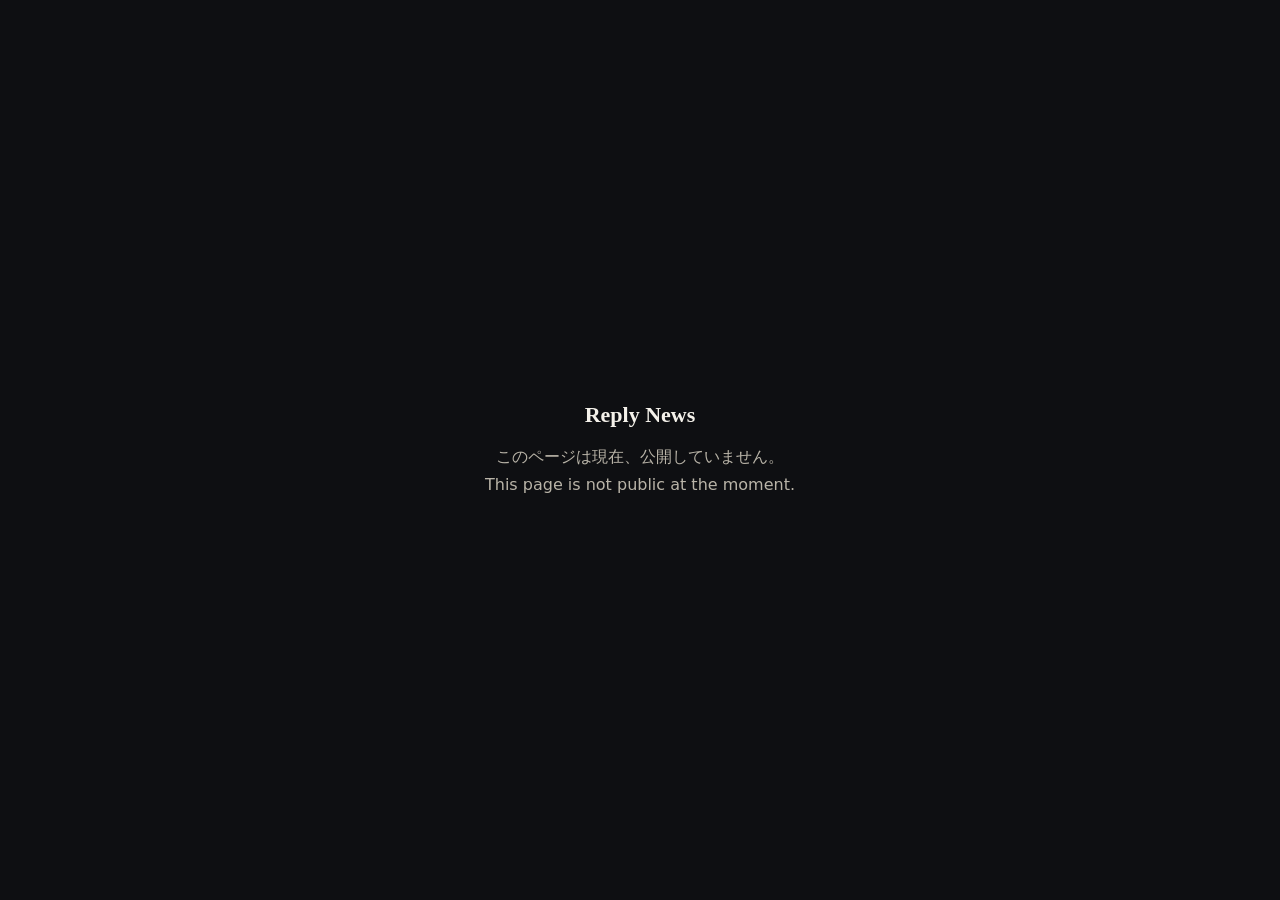
<file: index.html>
<!doctype html>
<html lang="ja">
<head>
<meta charset="utf-8">
<meta name="viewport" content="width=device-width, initial-scale=1">
<meta name="robots" content="noindex">
<title>Reply News</title>
<style>
  html, body { height: 100%; margin: 0; }
  body { display: flex; align-items: center; justify-content: center; background: #0e0f12; color: #f4f1ea; font: 16px/1.8 "Noto Sans JP", system-ui, sans-serif; text-align: center; padding: 24px; box-sizing: border-box; }
  h1 { font: 700 22px/1.4 "Noto Serif JP", serif; margin: 0 0 12px; }
  p { margin: 0; color: #b9b4a8; }
</style>
</head>
<body>
<main>
  <h1>Reply News</h1>
  <p>このページは現在、公開していません。</p>
  <p lang="en">This page is not public at the moment.</p>
</main>
<!-- closed-9964c48a -->
</body>
</html>
</file>
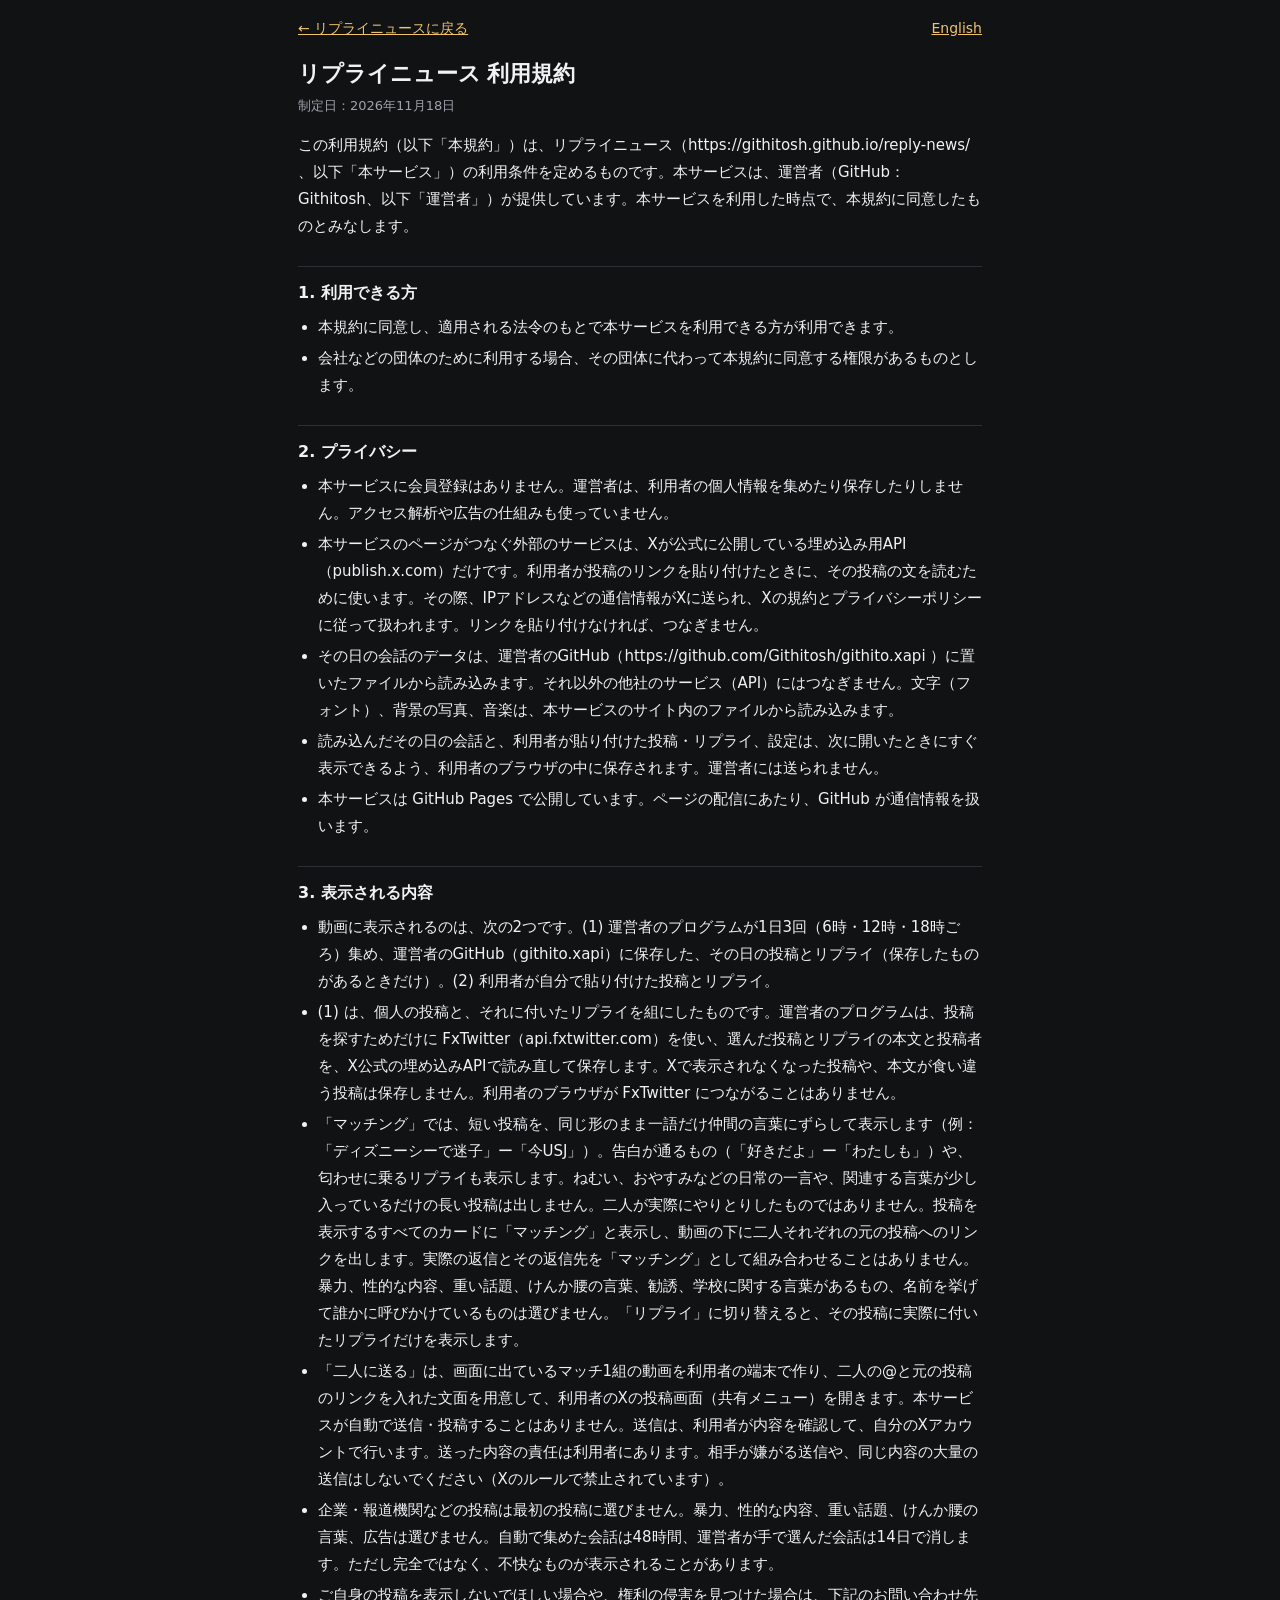
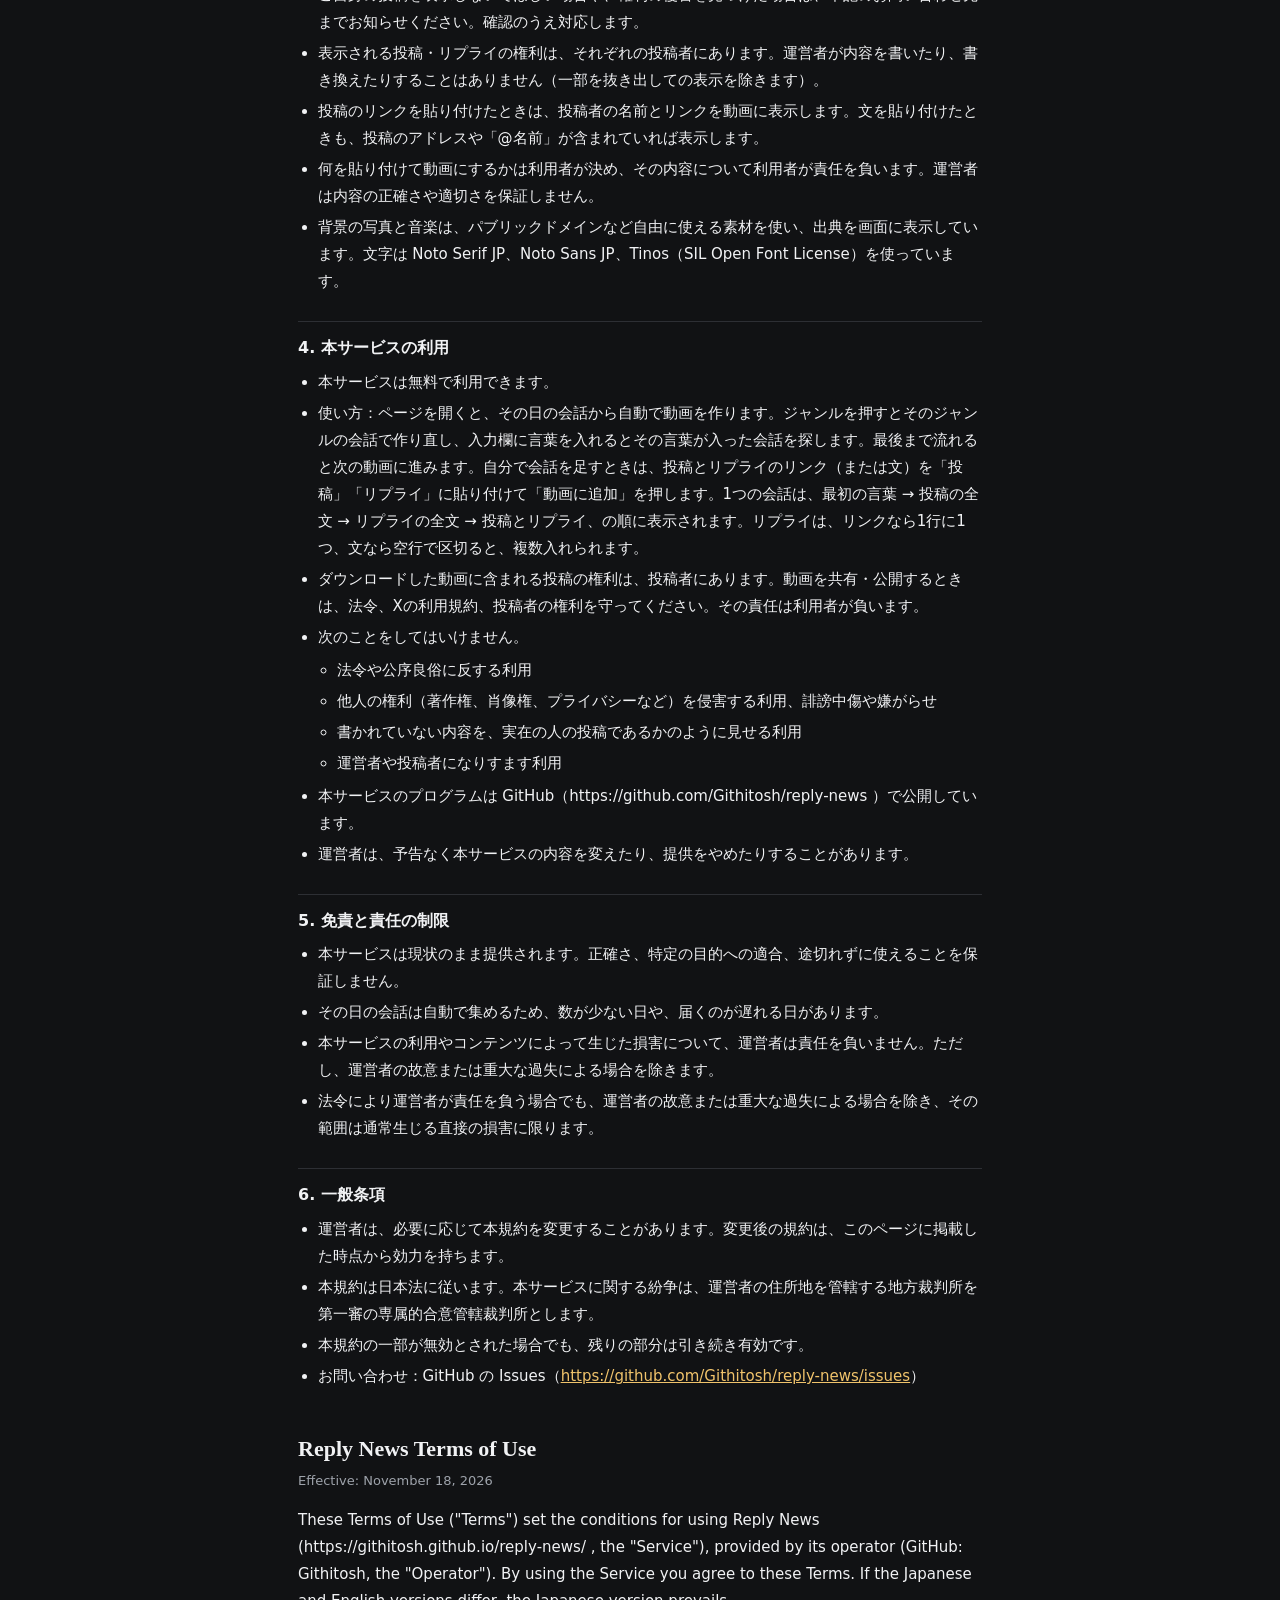
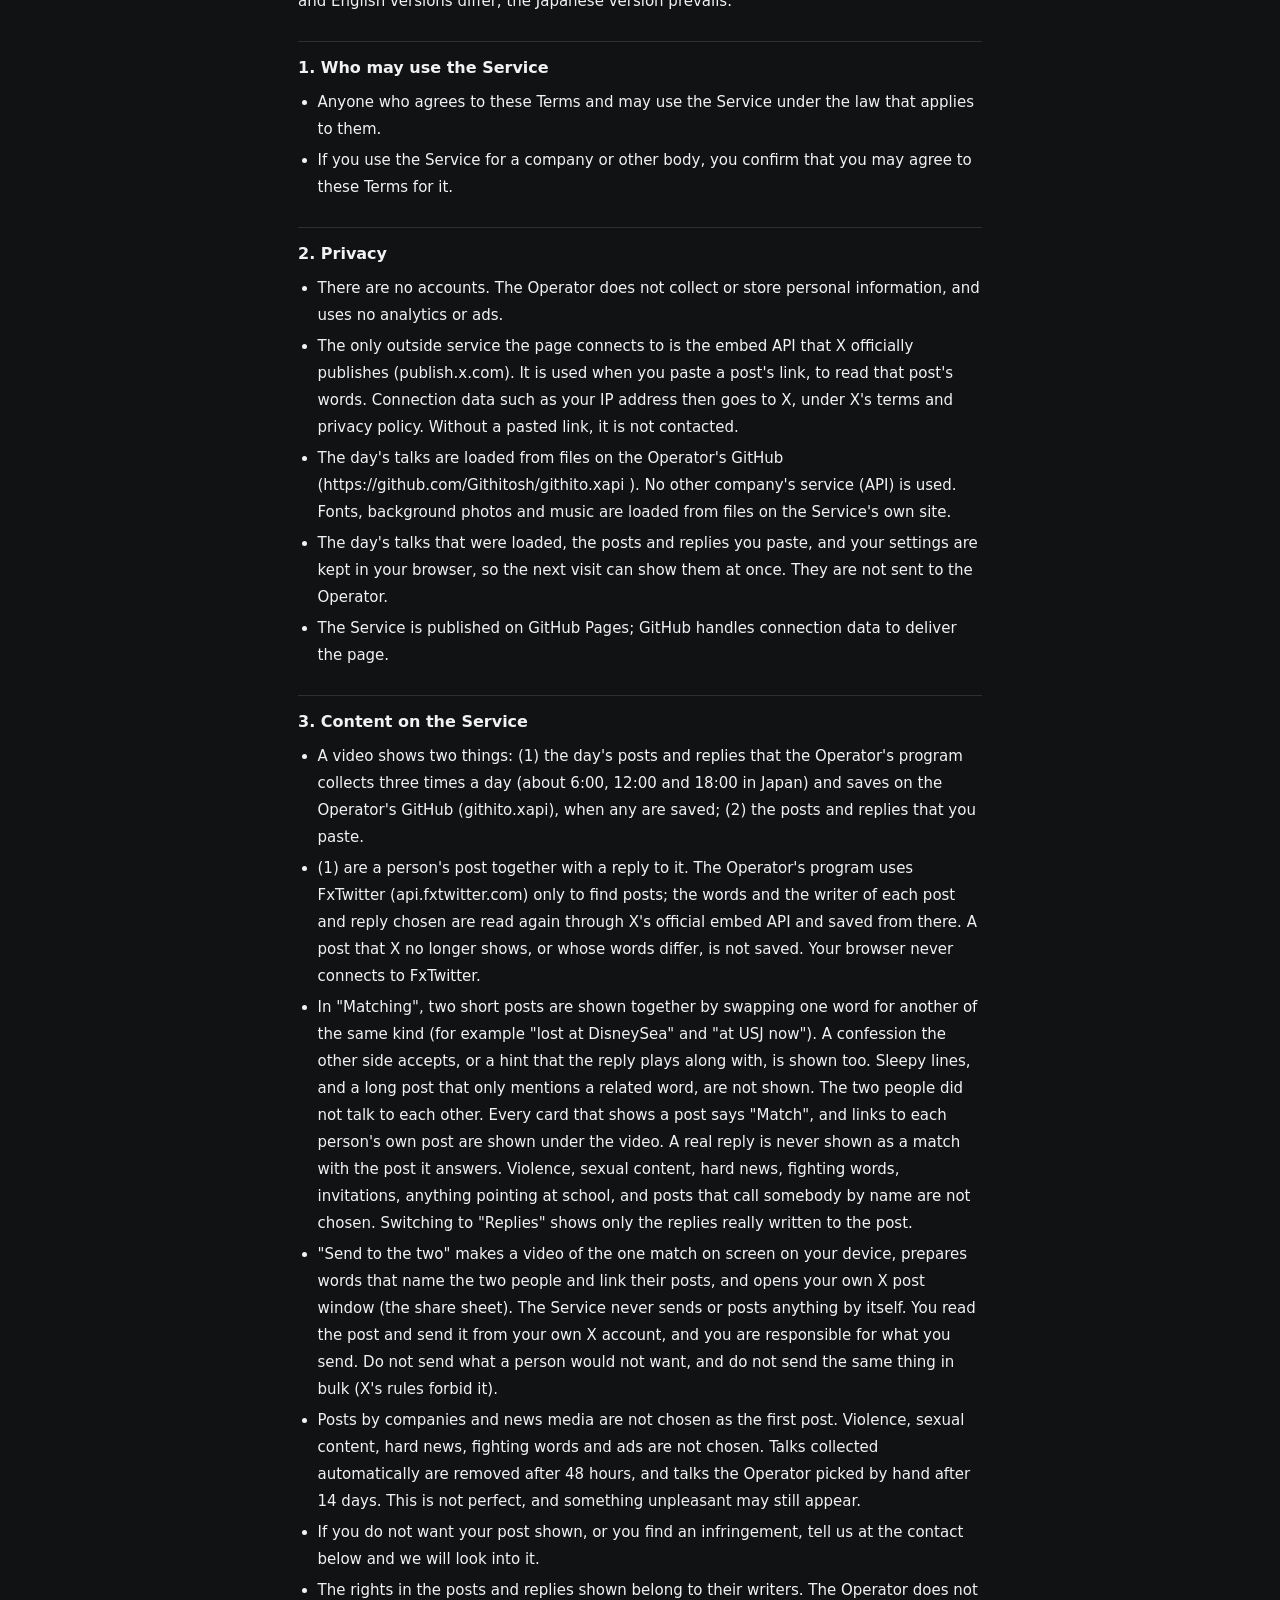
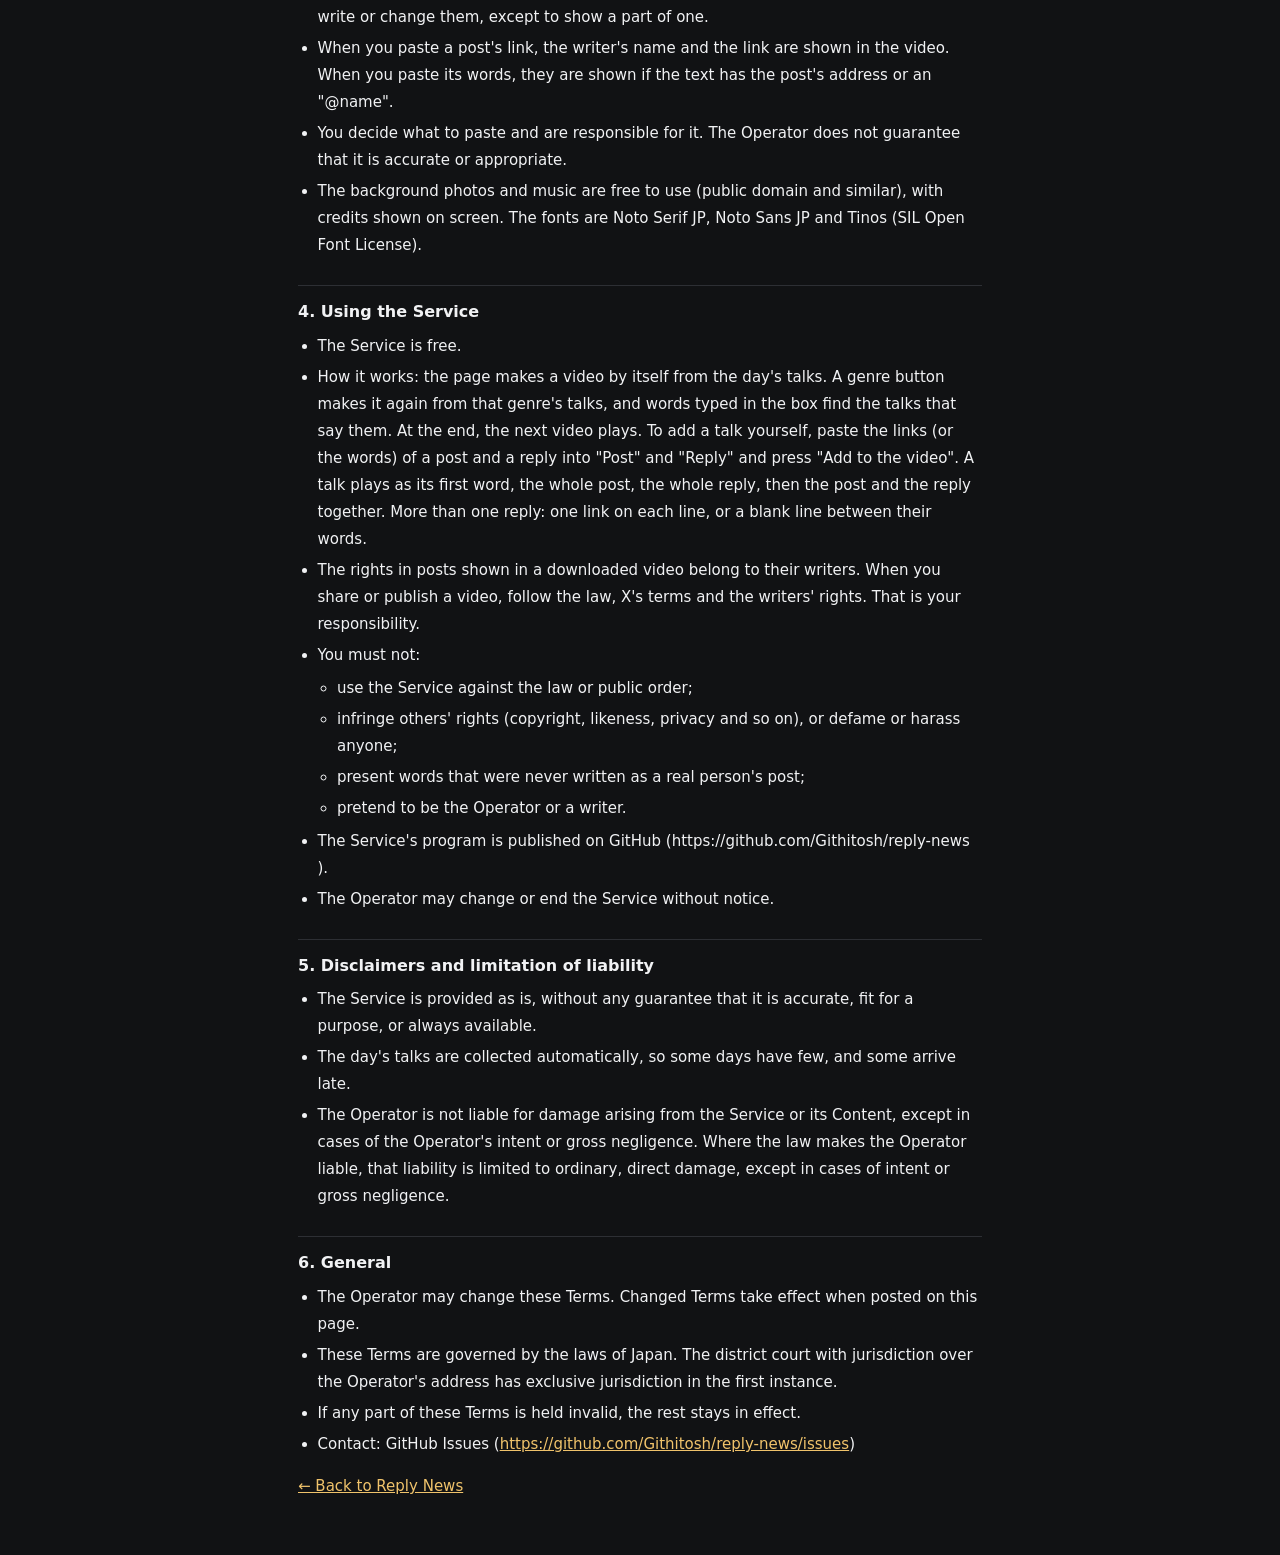
<file: terms.html>
<!DOCTYPE html>
<html lang="ja">
<head>
<meta charset="utf-8">
<meta name="viewport" content="width=device-width,initial-scale=1,viewport-fit=cover">
<meta name="theme-color" content="#111214">
<script>document.documentElement.dataset.theme = 'dark';
try { document.documentElement.dataset.theme = localStorage.getItem('replyNews.theme') || 'dark'; } catch (e) {}</script>
<title>利用規約 / Terms of Use — リプライニュース</title>
<link rel="icon" type="image/png" sizes="192x192" href="icon-192.png?v=2">
<link rel="apple-touch-icon" sizes="180x180" href="apple-touch-icon.png?v=2">
<style>
:root { --bg:#ffffff; --card:#f1f2f4; --line:#d9dbe0; --ink:#16181c; --mute:#62666d; --acc:#6b7078; }
:root[data-theme="beige"] { --bg:#f7f1e6; --card:#fffaf2; --line:#e4d8c4; --ink:#1c140c; --mute:#6d6458; --acc:#9a5b12; }
:root[data-theme="pink"] { --bg:#fff6f9; --card:#ffffff; --line:#f2d4df; --ink:#2b1620; --mute:#7c5e6a; --acc:#d6457a; }
:root[data-theme="sky"] { --bg:#f3f8fd; --card:#ffffff; --line:#d3e2f2; --ink:#10202f; --mute:#58697a; --acc:#2a7bc8; }
:root[data-theme="mint"] { --bg:#f2fbf7; --card:#ffffff; --line:#cfe9dd; --ink:#11231b; --mute:#56706a; --acc:#1f9a6a; }
:root[data-theme="dark"] { --bg:#111214; --card:#1b1c1f; --line:#2d2f34; --ink:#f1f2f4; --mute:#9ea3ab; --acc:#f0c36b; }
* { box-sizing: border-box; }
html, body { margin: 0; background: var(--bg); color: var(--ink); font: 15px/1.8 "Hiragino Sans","Noto Sans JP",system-ui,sans-serif; }
main { max-width: 720px; margin: 0 auto; padding: calc(16px + env(safe-area-inset-top)) 18px calc(40px + env(safe-area-inset-bottom)); }
nav { display: flex; justify-content: space-between; gap: 12px; margin-bottom: 8px; font-size: 14px; }
a { color: var(--acc); word-break: break-all; }
h1 { font: 700 22px/1.4 "Hiragino Mincho ProN","Noto Serif JP",serif; margin: 18px 0 4px; }
h2 { font-size: 16px; margin: 26px 0 6px; padding-top: 12px; border-top: 1px solid var(--line); }
.date { color: var(--mute); font-size: 13px; margin: 0 0 12px; }
ul { padding-left: 1.3em; margin: 6px 0; }
li { margin: 4px 0; }
.lang { margin-top: 44px; }
</style>
</head>
<body>
<main>
  <nav><a href="./">← リプライニュースに戻る</a><a href="#en">English</a></nav>

  <section lang="ja">
    <h1>リプライニュース 利用規約</h1>
    <p class="date">制定日：2026年11月18日</p>
    <p>この利用規約（以下「本規約」）は、リプライニュース（https://githitosh.github.io/reply-news/ 、以下「本サービス」）の利用条件を定めるものです。本サービスは、運営者（GitHub：Githitosh、以下「運営者」）が提供しています。本サービスを利用した時点で、本規約に同意したものとみなします。</p>

    <h2>1. 利用できる方</h2>
    <ul>
      <li>本規約に同意し、適用される法令のもとで本サービスを利用できる方が利用できます。</li>
      <li>会社などの団体のために利用する場合、その団体に代わって本規約に同意する権限があるものとします。</li>
    </ul>

    <h2>2. プライバシー</h2>
    <ul>
      <li>本サービスに会員登録はありません。運営者は、利用者の個人情報を集めたり保存したりしません。アクセス解析や広告の仕組みも使っていません。</li>
      <li>本サービスのページがつなぐ外部のサービスは、Xが公式に公開している埋め込み用API（publish.x.com）だけです。利用者が投稿のリンクを貼り付けたときに、その投稿の文を読むために使います。その際、IPアドレスなどの通信情報がXに送られ、Xの規約とプライバシーポリシーに従って扱われます。リンクを貼り付けなければ、つなぎません。</li>
      <li>その日の会話のデータは、運営者のGitHub（https://github.com/Githitosh/githito.xapi ）に置いたファイルから読み込みます。それ以外の他社のサービス（API）にはつなぎません。文字（フォント）、背景の写真、音楽は、本サービスのサイト内のファイルから読み込みます。</li>
      <li>読み込んだその日の会話と、利用者が貼り付けた投稿・リプライ、設定は、次に開いたときにすぐ表示できるよう、利用者のブラウザの中に保存されます。運営者には送られません。</li>
      <li>本サービスは GitHub Pages で公開しています。ページの配信にあたり、GitHub が通信情報を扱います。</li>
    </ul>

    <h2>3. 表示される内容</h2>
    <ul>
      <li>動画に表示されるのは、次の2つです。(1) 運営者のプログラムが1日3回（6時・12時・18時ごろ）集め、運営者のGitHub（githito.xapi）に保存した、その日の投稿とリプライ（保存したものがあるときだけ）。(2) 利用者が自分で貼り付けた投稿とリプライ。</li>
      <li>(1) は、個人の投稿と、それに付いたリプライを組にしたものです。運営者のプログラムは、投稿を探すためだけに FxTwitter（api.fxtwitter.com）を使い、選んだ投稿とリプライの本文と投稿者を、X公式の埋め込みAPIで読み直して保存します。Xで表示されなくなった投稿や、本文が食い違う投稿は保存しません。利用者のブラウザが FxTwitter につながることはありません。</li>
      <li>「マッチング」では、短い投稿を、同じ形のまま一語だけ仲間の言葉にずらして表示します（例：「ディズニーシーで迷子」ー「今USJ」）。告白が通るもの（「好きだよ」ー「わたしも」）や、匂わせに乗るリプライも表示します。ねむい、おやすみなどの日常の一言や、関連する言葉が少し入っているだけの長い投稿は出しません。二人が実際にやりとりしたものではありません。投稿を表示するすべてのカードに「マッチング」と表示し、動画の下に二人それぞれの元の投稿へのリンクを出します。実際の返信とその返信先を「マッチング」として組み合わせることはありません。暴力、性的な内容、重い話題、けんか腰の言葉、勧誘、学校に関する言葉があるもの、名前を挙げて誰かに呼びかけているものは選びません。「リプライ」に切り替えると、その投稿に実際に付いたリプライだけを表示します。</li>
      <li>「二人に送る」は、画面に出ているマッチ1組の動画を利用者の端末で作り、二人の@と元の投稿のリンクを入れた文面を用意して、利用者のXの投稿画面（共有メニュー）を開きます。本サービスが自動で送信・投稿することはありません。送信は、利用者が内容を確認して、自分のXアカウントで行います。送った内容の責任は利用者にあります。相手が嫌がる送信や、同じ内容の大量の送信はしないでください（Xのルールで禁止されています）。</li>
      <li>企業・報道機関などの投稿は最初の投稿に選びません。暴力、性的な内容、重い話題、けんか腰の言葉、広告は選びません。自動で集めた会話は48時間、運営者が手で選んだ会話は14日で消します。ただし完全ではなく、不快なものが表示されることがあります。</li>
      <li>ご自身の投稿を表示しないでほしい場合や、権利の侵害を見つけた場合は、下記のお問い合わせ先までお知らせください。確認のうえ対応します。</li>
      <li>表示される投稿・リプライの権利は、それぞれの投稿者にあります。運営者が内容を書いたり、書き換えたりすることはありません（一部を抜き出しての表示を除きます）。</li>
      <li>投稿のリンクを貼り付けたときは、投稿者の名前とリンクを動画に表示します。文を貼り付けたときも、投稿のアドレスや「@名前」が含まれていれば表示します。</li>
      <li>何を貼り付けて動画にするかは利用者が決め、その内容について利用者が責任を負います。運営者は内容の正確さや適切さを保証しません。</li>
      <li>背景の写真と音楽は、パブリックドメインなど自由に使える素材を使い、出典を画面に表示しています。文字は Noto Serif JP、Noto Sans JP、Tinos（SIL Open Font License）を使っています。</li>
    </ul>

    <h2>4. 本サービスの利用</h2>
    <ul>
      <li>本サービスは無料で利用できます。</li>
      <li>使い方：ページを開くと、その日の会話から自動で動画を作ります。ジャンルを押すとそのジャンルの会話で作り直し、入力欄に言葉を入れるとその言葉が入った会話を探します。最後まで流れると次の動画に進みます。自分で会話を足すときは、投稿とリプライのリンク（または文）を「投稿」「リプライ」に貼り付けて「動画に追加」を押します。1つの会話は、最初の言葉 → 投稿の全文 → リプライの全文 → 投稿とリプライ、の順に表示されます。リプライは、リンクなら1行に1つ、文なら空行で区切ると、複数入れられます。</li>
      <li>ダウンロードした動画に含まれる投稿の権利は、投稿者にあります。動画を共有・公開するときは、法令、Xの利用規約、投稿者の権利を守ってください。その責任は利用者が負います。</li>
      <li>次のことをしてはいけません。
        <ul>
          <li>法令や公序良俗に反する利用</li>
          <li>他人の権利（著作権、肖像権、プライバシーなど）を侵害する利用、誹謗中傷や嫌がらせ</li>
          <li>書かれていない内容を、実在の人の投稿であるかのように見せる利用</li>
          <li>運営者や投稿者になりすます利用</li>
        </ul>
      </li>
      <li>本サービスのプログラムは GitHub（https://github.com/Githitosh/reply-news ）で公開しています。</li>
      <li>運営者は、予告なく本サービスの内容を変えたり、提供をやめたりすることがあります。</li>
    </ul>

    <h2>5. 免責と責任の制限</h2>
    <ul>
      <li>本サービスは現状のまま提供されます。正確さ、特定の目的への適合、途切れずに使えることを保証しません。</li>
      <li>その日の会話は自動で集めるため、数が少ない日や、届くのが遅れる日があります。</li>
      <li>本サービスの利用やコンテンツによって生じた損害について、運営者は責任を負いません。ただし、運営者の故意または重大な過失による場合を除きます。</li>
      <li>法令により運営者が責任を負う場合でも、運営者の故意または重大な過失による場合を除き、その範囲は通常生じる直接の損害に限ります。</li>
    </ul>

    <h2>6. 一般条項</h2>
    <ul>
      <li>運営者は、必要に応じて本規約を変更することがあります。変更後の規約は、このページに掲載した時点から効力を持ちます。</li>
      <li>本規約は日本法に従います。本サービスに関する紛争は、運営者の住所地を管轄する地方裁判所を第一審の専属的合意管轄裁判所とします。</li>
      <li>本規約の一部が無効とされた場合でも、残りの部分は引き続き有効です。</li>
      <li>お問い合わせ：GitHub の Issues（<a href="https://github.com/Githitosh/reply-news/issues" target="_blank" rel="noopener">https://github.com/Githitosh/reply-news/issues</a>）</li>
    </ul>
  </section>

  <section lang="en" id="en" class="lang">
    <h1>Reply News Terms of Use</h1>
    <p class="date">Effective: November 18, 2026</p>
    <p>These Terms of Use ("Terms") set the conditions for using Reply News (https://githitosh.github.io/reply-news/ , the "Service"), provided by its operator (GitHub: Githitosh, the "Operator"). By using the Service you agree to these Terms. If the Japanese and English versions differ, the Japanese version prevails.</p>

    <h2>1. Who may use the Service</h2>
    <ul>
      <li>Anyone who agrees to these Terms and may use the Service under the law that applies to them.</li>
      <li>If you use the Service for a company or other body, you confirm that you may agree to these Terms for it.</li>
    </ul>

    <h2>2. Privacy</h2>
    <ul>
      <li>There are no accounts. The Operator does not collect or store personal information, and uses no analytics or ads.</li>
      <li>The only outside service the page connects to is the embed API that X officially publishes (publish.x.com). It is used when you paste a post's link, to read that post's words. Connection data such as your IP address then goes to X, under X's terms and privacy policy. Without a pasted link, it is not contacted.</li>
      <li>The day's talks are loaded from files on the Operator's GitHub (https://github.com/Githitosh/githito.xapi ). No other company's service (API) is used. Fonts, background photos and music are loaded from files on the Service's own site.</li>
      <li>The day's talks that were loaded, the posts and replies you paste, and your settings are kept in your browser, so the next visit can show them at once. They are not sent to the Operator.</li>
      <li>The Service is published on GitHub Pages; GitHub handles connection data to deliver the page.</li>
    </ul>

    <h2>3. Content on the Service</h2>
    <ul>
      <li>A video shows two things: (1) the day's posts and replies that the Operator's program collects three times a day (about 6:00, 12:00 and 18:00 in Japan) and saves on the Operator's GitHub (githito.xapi), when any are saved; (2) the posts and replies that you paste.</li>
      <li>(1) are a person's post together with a reply to it. The Operator's program uses FxTwitter (api.fxtwitter.com) only to find posts; the words and the writer of each post and reply chosen are read again through X's official embed API and saved from there. A post that X no longer shows, or whose words differ, is not saved. Your browser never connects to FxTwitter.</li>
      <li>In "Matching", two short posts are shown together by swapping one word for another of the same kind (for example "lost at DisneySea" and "at USJ now"). A confession the other side accepts, or a hint that the reply plays along with, is shown too. Sleepy lines, and a long post that only mentions a related word, are not shown. The two people did not talk to each other. Every card that shows a post says "Match", and links to each person's own post are shown under the video. A real reply is never shown as a match with the post it answers. Violence, sexual content, hard news, fighting words, invitations, anything pointing at school, and posts that call somebody by name are not chosen. Switching to "Replies" shows only the replies really written to the post.</li>
      <li>"Send to the two" makes a video of the one match on screen on your device, prepares words that name the two people and link their posts, and opens your own X post window (the share sheet). The Service never sends or posts anything by itself. You read the post and send it from your own X account, and you are responsible for what you send. Do not send what a person would not want, and do not send the same thing in bulk (X's rules forbid it).</li>
      <li>Posts by companies and news media are not chosen as the first post. Violence, sexual content, hard news, fighting words and ads are not chosen. Talks collected automatically are removed after 48 hours, and talks the Operator picked by hand after 14 days. This is not perfect, and something unpleasant may still appear.</li>
      <li>If you do not want your post shown, or you find an infringement, tell us at the contact below and we will look into it.</li>
      <li>The rights in the posts and replies shown belong to their writers. The Operator does not write or change them, except to show a part of one.</li>
      <li>When you paste a post's link, the writer's name and the link are shown in the video. When you paste its words, they are shown if the text has the post's address or an "@name".</li>
      <li>You decide what to paste and are responsible for it. The Operator does not guarantee that it is accurate or appropriate.</li>
      <li>The background photos and music are free to use (public domain and similar), with credits shown on screen. The fonts are Noto Serif JP, Noto Sans JP and Tinos (SIL Open Font License).</li>
    </ul>

    <h2>4. Using the Service</h2>
    <ul>
      <li>The Service is free.</li>
      <li>How it works: the page makes a video by itself from the day's talks. A genre button makes it again from that genre's talks, and words typed in the box find the talks that say them. At the end, the next video plays. To add a talk yourself, paste the links (or the words) of a post and a reply into "Post" and "Reply" and press "Add to the video". A talk plays as its first word, the whole post, the whole reply, then the post and the reply together. More than one reply: one link on each line, or a blank line between their words.</li>
      <li>The rights in posts shown in a downloaded video belong to their writers. When you share or publish a video, follow the law, X's terms and the writers' rights. That is your responsibility.</li>
      <li>You must not:
        <ul>
          <li>use the Service against the law or public order;</li>
          <li>infringe others' rights (copyright, likeness, privacy and so on), or defame or harass anyone;</li>
          <li>present words that were never written as a real person's post;</li>
          <li>pretend to be the Operator or a writer.</li>
        </ul>
      </li>
      <li>The Service's program is published on GitHub (https://github.com/Githitosh/reply-news ).</li>
      <li>The Operator may change or end the Service without notice.</li>
    </ul>

    <h2>5. Disclaimers and limitation of liability</h2>
    <ul>
      <li>The Service is provided as is, without any guarantee that it is accurate, fit for a purpose, or always available.</li>
      <li>The day's talks are collected automatically, so some days have few, and some arrive late.</li>
      <li>The Operator is not liable for damage arising from the Service or its Content, except in cases of the Operator's intent or gross negligence. Where the law makes the Operator liable, that liability is limited to ordinary, direct damage, except in cases of intent or gross negligence.</li>
    </ul>

    <h2>6. General</h2>
    <ul>
      <li>The Operator may change these Terms. Changed Terms take effect when posted on this page.</li>
      <li>These Terms are governed by the laws of Japan. The district court with jurisdiction over the Operator's address has exclusive jurisdiction in the first instance.</li>
      <li>If any part of these Terms is held invalid, the rest stays in effect.</li>
      <li>Contact: GitHub Issues (<a href="https://github.com/Githitosh/reply-news/issues" target="_blank" rel="noopener">https://github.com/Githitosh/reply-news/issues</a>)</li>
    </ul>
    <p><a href="./">← Back to Reply News</a></p>
  </section>
</main>
</body>
</html>
</file>
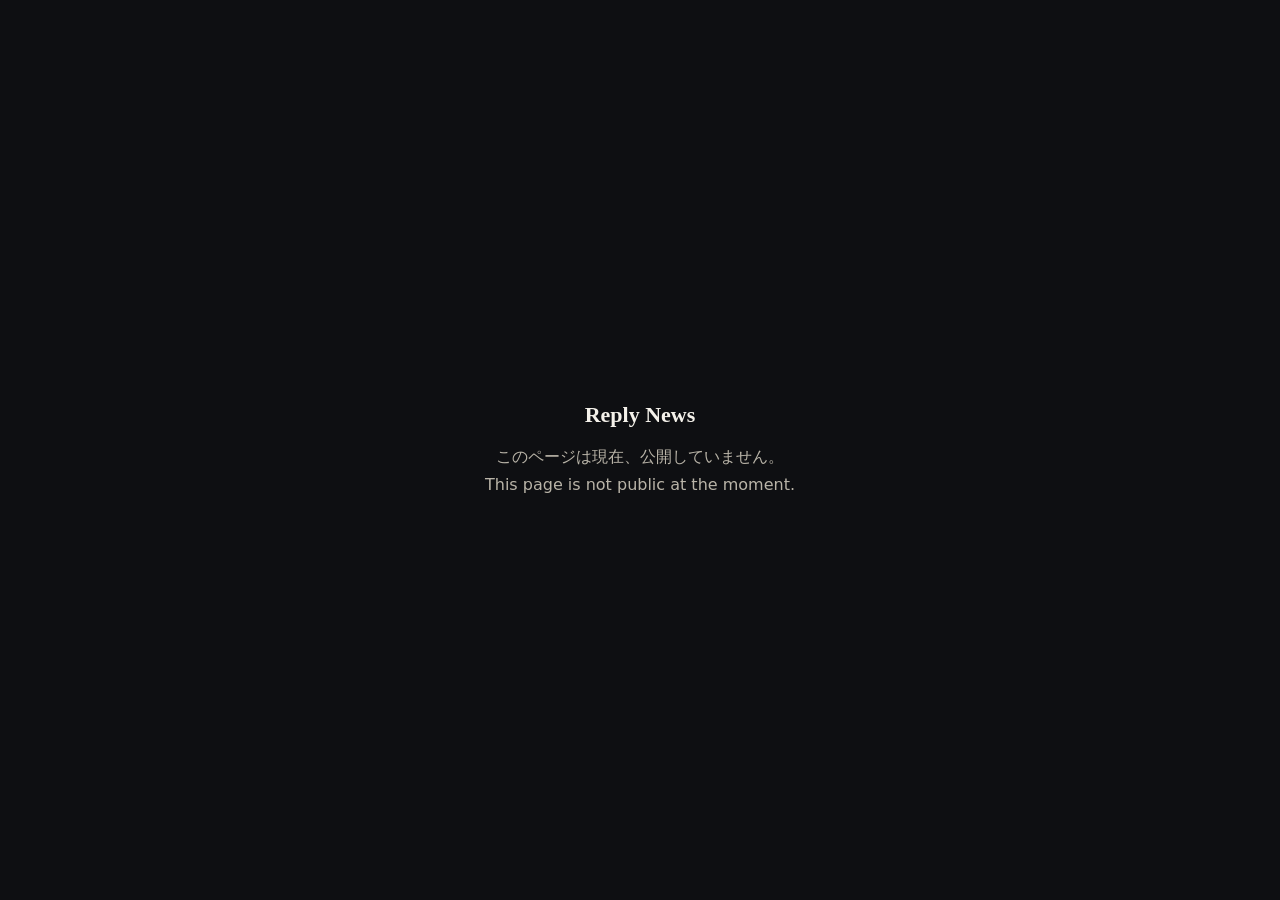
<file: src/closed.html>
<!doctype html>
<html lang="ja">
<head>
<meta charset="utf-8">
<meta name="viewport" content="width=device-width, initial-scale=1">
<meta name="robots" content="noindex">
<title>Reply News</title>
<style>
  html, body { height: 100%; margin: 0; }
  body { display: flex; align-items: center; justify-content: center; background: #0e0f12; color: #f4f1ea; font: 16px/1.8 "Noto Sans JP", system-ui, sans-serif; text-align: center; padding: 24px; box-sizing: border-box; }
  h1 { font: 700 22px/1.4 "Noto Serif JP", serif; margin: 0 0 12px; }
  p { margin: 0; color: #b9b4a8; }
</style>
</head>
<body>
<main>
  <h1>Reply News</h1>
  <p>このページは現在、公開していません。</p>
  <p lang="en">This page is not public at the moment.</p>
</main>
<!-- __BUILD_ID__ -->
</body>
</html>
</file>
